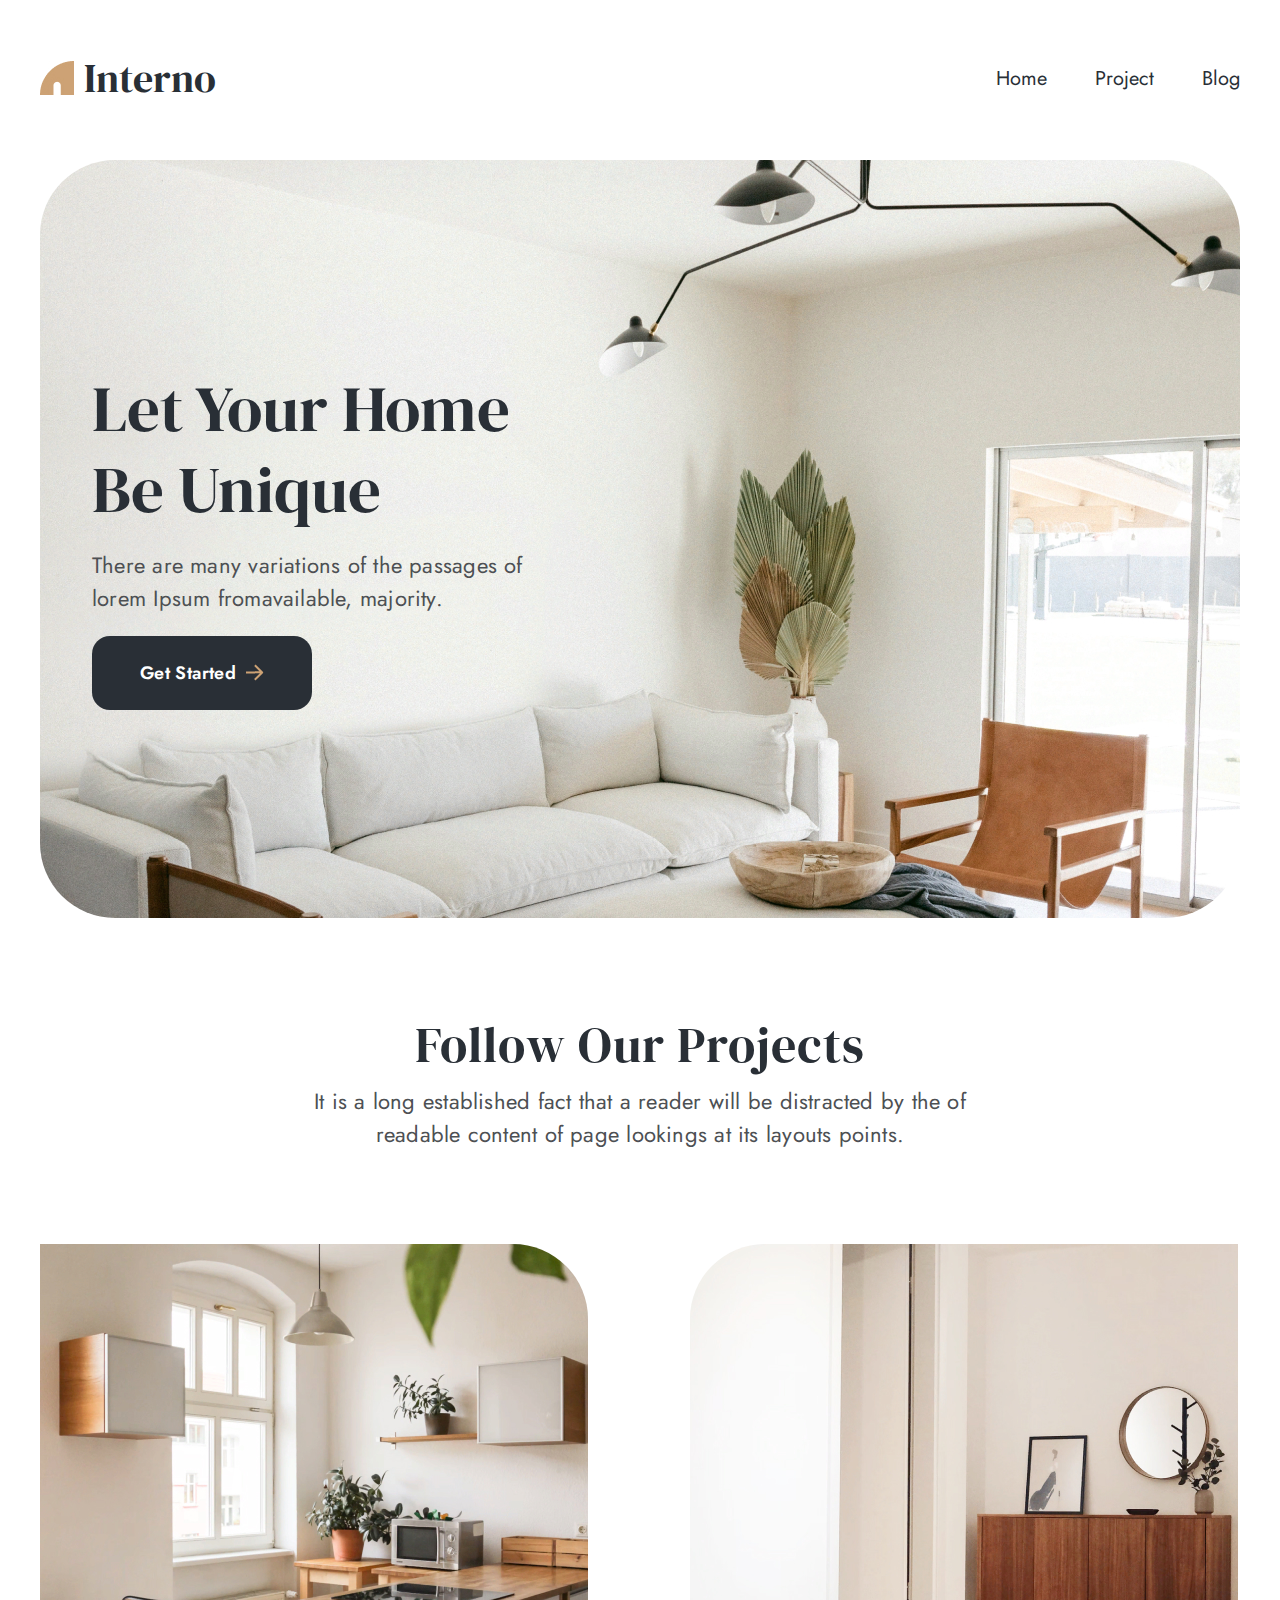
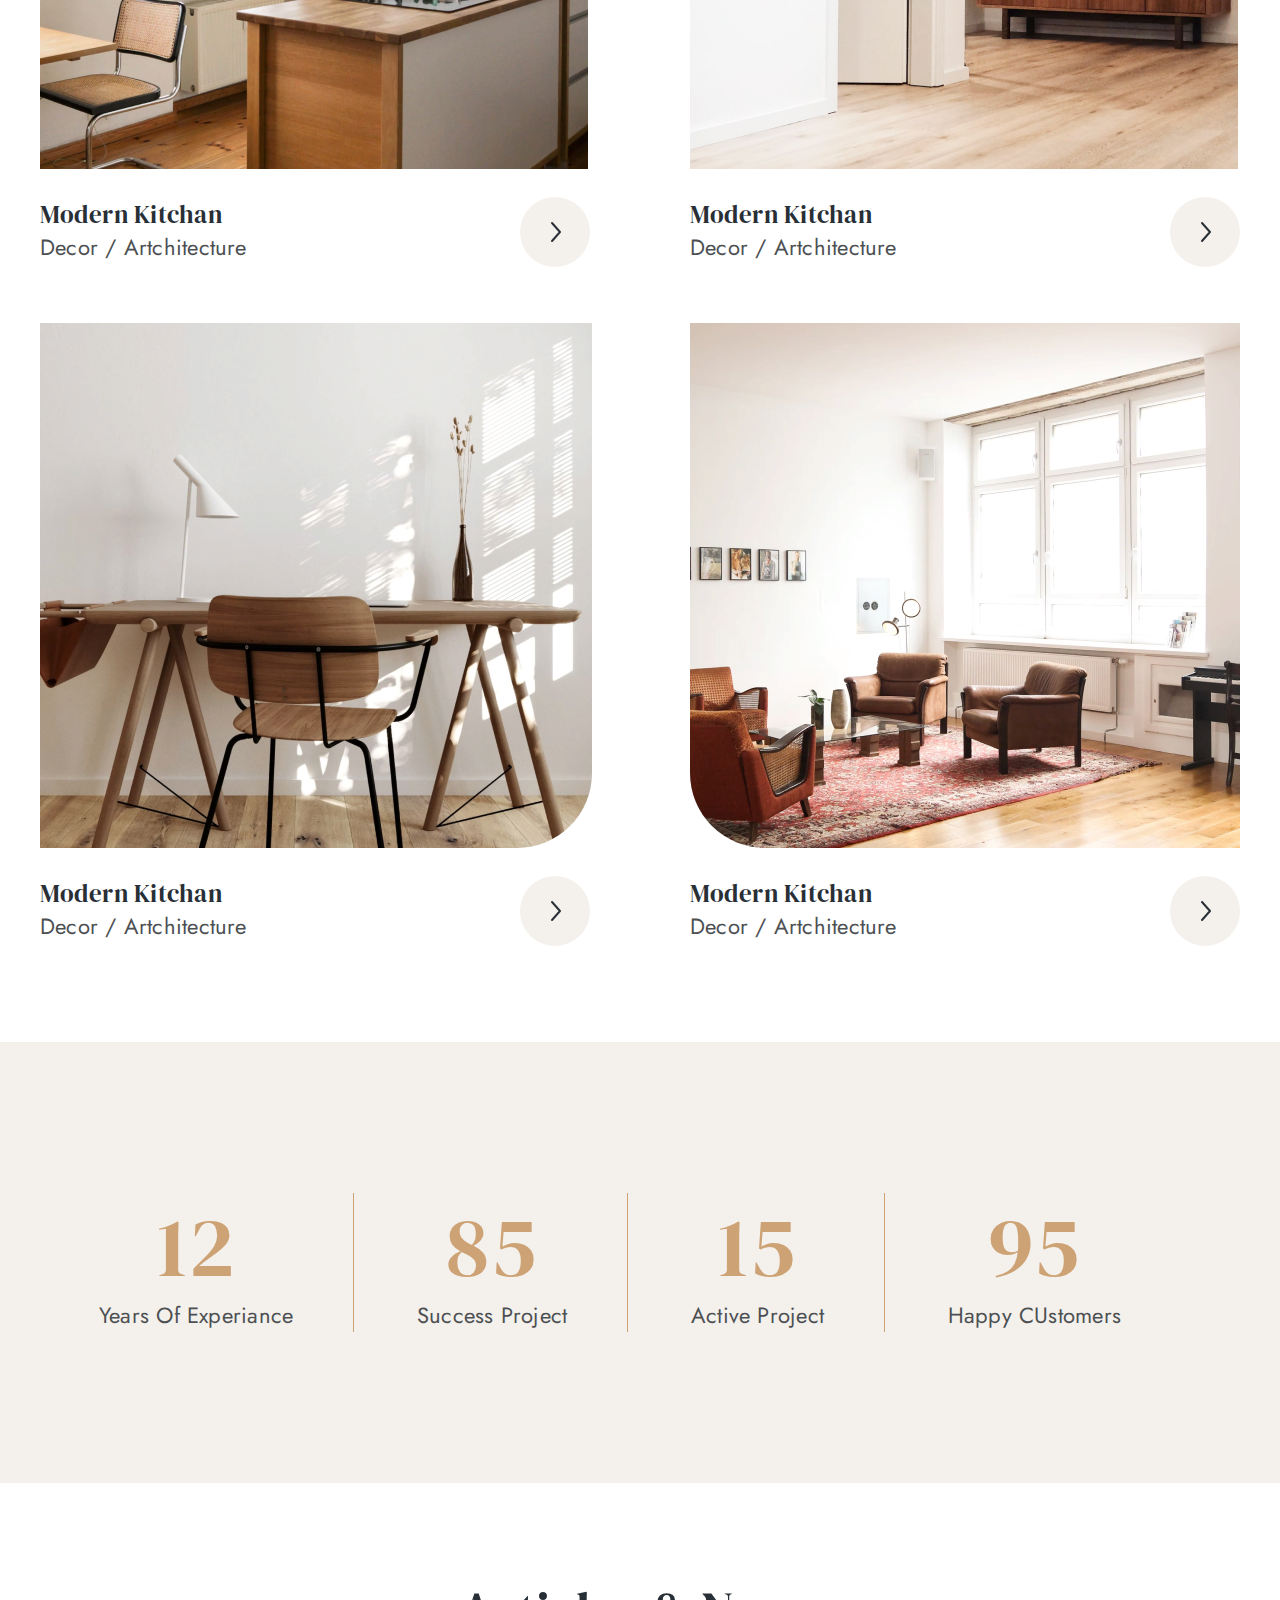
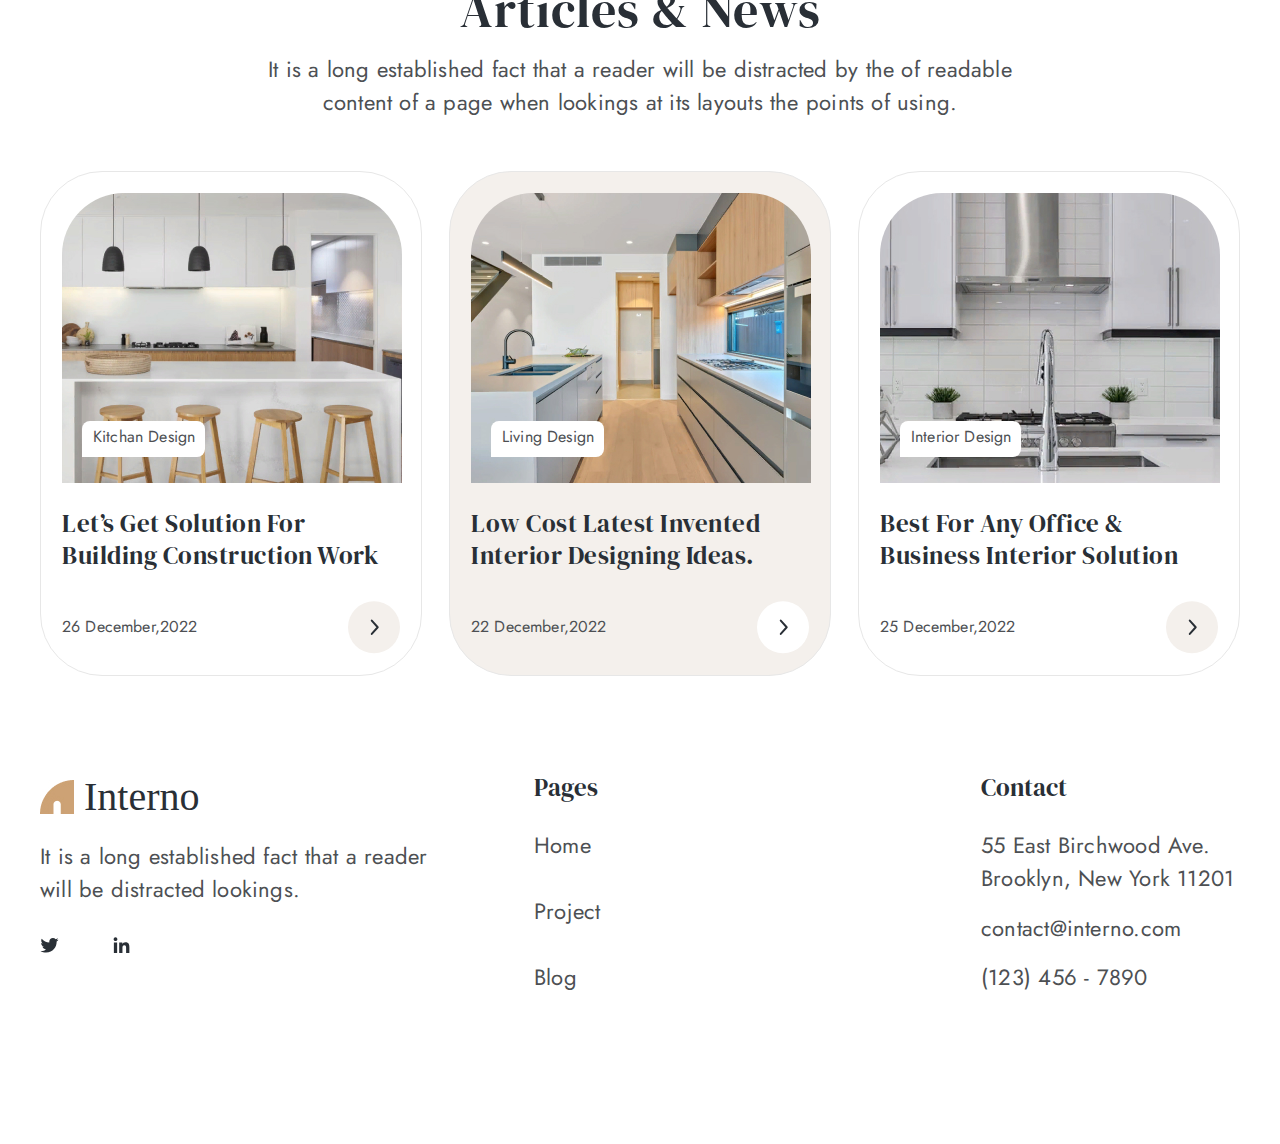
<file: HW_VueJS_1-main/layout/index.html>
<!DOCTYPE html>
<html lang="en">

<head>
   <meta charset="UTF-8">
   <meta name="viewport" content="width=device-width, initial-scale=1.0">
   <title>Interior Design Website</title>
   <link rel="stylesheet" href="css/style.css">
   <link rel="preconnect" href="https://fonts.googleapis.com">
   <link rel="preconnect" href="https://fonts.gstatic.com" crossorigin>
   <link href="https://fonts.googleapis.com/css2?family=DM+Serif+Display:ital@0;1&family=Jost:ital@0;1&display=swap"
      rel="stylesheet">
</head>

<body>
   <header class="header center">
      <div class="header__logo">
         <img src="image/Logo.jpg" alt="logo">
         <p class="logo__text">Interno</p>
      </div>
      <div class="header__menu">
         <a class="header__link" href="#">Home</a>
         <a class="header__link" href="#">Project</a>
         <a class="header__link" href="#">Blog</a>
      </div>
   </header>
   <section class="baner center">
      <div class="baner__wrap">
         <div class="baner__wrap-content">
            <h1 class="baner__title">Let Your Home Be Unique</h1>
            <p class="baner__text">There are many variations of the passages of
               lorem Ipsum fromavailable, majority.</p>
            <a href="#" class="baner__button">
               <div class="baner__button-text">
                  <p>Get Started</p>
                  <img src="image/row_left.svg" alt="row_left">
               </div>
            </a>
         </div>
      </div>
   </section>
   <section class="project center">
      <h2 class="project__title">Follow Our Projects</h2>
      <p class="project__text">It is a long established fact that a reader will be distracted by the of readable content
         of page lookings at its layouts points.</p>
      <div class="project__item-wrap">
         <div class="project__item">
            <img src="./image/image_1.jpg" alt="image 1" class="project__item-img-1">
            <div class="project__item-content">
               <div class="project__text-wrap">
                  <h2 class="project__item-title">Modern Kitchan</h2>
                  <p class="project__item-text">Decor / Artchitecture</p>
               </div>
               <img src="image/row_left_item.svg" alt="">
            </div>
         </div>
         <div class="project__item">
            <img src="./image/image_2.jpg" alt="image 2" class="project__item-img-2">
            <div class="project__item-content">
               <div class="project__text-wrap">
                  <h2 class="project__item-title">Modern Kitchan</h2>
                  <p class="project__item-text">Decor / Artchitecture</p>
               </div>
               <img src="image/row_left_item.svg" alt="">
            </div>
         </div>
         <div class="project__item">
            <img src="./image/image_3.jpg" alt="image 3" class="project__item-img-3">
            <div class="project__item-content">
               <div class="project__text-wrap">
                  <h2 class="project__item-title">Modern Kitchan</h2>
                  <p class="project__item-text">Decor / Artchitecture</p>
               </div>
               <img src="image/row_left_item.svg" alt="">
            </div>
         </div>
         <div class="project__item">
            <img src="./image/image_4.jpg" alt="image 4" class="project__item-img-4">
            <div class="project__item-content">
               <div class="project__text-wrap">
                  <h2 class="project__item-title">Modern Kitchan</h2>
                  <p class="project__item-text">Decor / Artchitecture</p>
               </div>
               <img src="image/row_left_item.svg" alt="">
            </div>
         </div>
      </div>
   </section>
   <section class="counter center">
      <div class="counter__wrap">
         <div class="counter__item">
            <h2 class="counter__item-title">12</h2>
            <p class="counter__item-text">Years Of Experiance</p>
         </div>
         <div class="counter__item">
            <h2 class="counter__item-title">85</h2>
            <p class="counter__item-text">Success Project</p>
         </div>
         <div class="counter__item">
            <h2 class="counter__item-title">15</h2>
            <p class="counter__item-text">Active Project</p>
         </div>
         <div class="counter__item">
            <h2 class="counter__item-title">95</h2>
            <p class="counter__item-text">Happy CUstomers</p>
         </div>
      </div>
   </section>
   <section class="blog center">
      <h2 class="blog__title">Articles & News</h2>
      <p class="blog__text">It is a long established fact that a reader will be distracted by the of readable content of
         a page when lookings at its layouts the points of using.</p>
      <div class="blog__items">

         <div class="blog__item">
            <div class="blog__item-image">
               <img src="image/blog_image_1.jpg" alt="blog-image-1">
               <p class="blog__img-text">Kitchan Design</p>
            </div>
            <h2 class="blog__item-title">Let’s Get Solution For Building Construction Work</h2>
            <div class="blog__wrap-text">
               <p class="blog__item-text">26 December,2022</p>
               <img src="image/row_left_blog.svg" alt="row_left_blog">
            </div>
         </div>

         <div class="blog__item blog__item-select">
            <div class="blog__item-image">
               <img src="image/blog_image_2.jpg" alt="blog-image-2">
               <p class="blog__img-text">Living Design</p>
            </div>
            <h2 class="blog__item-title">Low Cost Latest Invented Interior Designing
               Ideas.</h2>
            <div class="blog__wrap-text">
               <p class="blog__item-text">22 December,2022</p>
               <img src="image/row_left_blog_select.svg" alt="row_left_blog">
            </div>
         </div>

         <div class="blog__item">
            <div class="blog__item-image">
               <img src="image/blog_image_3.jpg" alt="blog-image-3">
               <p class="blog__img-text">Interior Design</p>
            </div>
            <h2 class="blog__item-title">Best For Any Office & Business Interior
               Solution</h2>
            <div class="blog__wrap-text">
               <p class="blog__item-text">25 December,2022</p>
               <img src="image/row_left_blog.svg" alt="row_left_blog">
            </div>
         </div>
      </div>
   </section>
   <footer class="footer center">
      <div class="footer__logo">
         <div class="header__logo">
            <img src="image/Logo.jpg" alt="logo">
            <p class="logo__text">Interno</p>
         </div>
         <p class="footer__logo-text">It is a long established fact that a reader will be distracted lookings.</p>
         <div class="footer__logo-icon">
            <svg width="19" height="16" viewBox="0 0 19 16" fill="none" xmlns="http://www.w3.org/2000/svg">
               <path
                  d="M16.6367 4.59375C17.3398 4.06641 17.9727 3.43359 18.4648 2.69531C17.832 2.97656 17.0938 3.1875 16.3555 3.25781C17.1289 2.80078 17.6914 2.09766 17.9727 1.21875C17.2695 1.64062 16.4609 1.95703 15.6523 2.13281C14.9492 1.39453 14 0.972656 12.9453 0.972656C10.9062 0.972656 9.25391 2.625 9.25391 4.66406C9.25391 4.94531 9.28906 5.22656 9.35938 5.50781C6.30078 5.33203 3.55859 3.85547 1.73047 1.64062C1.41406 2.16797 1.23828 2.80078 1.23828 3.50391C1.23828 4.76953 1.87109 5.89453 2.89062 6.5625C2.29297 6.52734 1.69531 6.38672 1.20312 6.10547V6.14062C1.20312 7.93359 2.46875 9.41016 4.15625 9.76172C3.875 9.83203 3.52344 9.90234 3.20703 9.90234C2.96094 9.90234 2.75 9.86719 2.50391 9.83203C2.96094 11.3086 4.33203 12.3633 5.94922 12.3984C4.68359 13.3828 3.10156 13.9805 1.37891 13.9805C1.0625 13.9805 0.78125 13.9453 0.5 13.9102C2.11719 14.9648 4.05078 15.5625 6.16016 15.5625C12.9453 15.5625 16.6367 9.97266 16.6367 5.08594C16.6367 4.91016 16.6367 4.76953 16.6367 4.59375Z"
                  fill="#292F36" />
            </svg>
            <svg width="17" height="16" viewBox="0 0 17 16" fill="none" xmlns="http://www.w3.org/2000/svg">
               <path
                  d="M4.14062 16V5.48828H0.871094V16H4.14062ZM2.48828 4.08203C3.54297 4.08203 4.38672 3.20312 4.38672 2.14844C4.38672 1.12891 3.54297 0.285156 2.48828 0.285156C1.46875 0.285156 0.625 1.12891 0.625 2.14844C0.625 3.20312 1.46875 4.08203 2.48828 4.08203ZM16.3398 16H16.375V10.2344C16.375 7.42188 15.7422 5.24219 12.4375 5.24219C10.8555 5.24219 9.80078 6.12109 9.34375 6.92969H9.30859V5.48828H6.17969V16H9.44922V10.7969C9.44922 9.42578 9.69531 8.125 11.3828 8.125C13.0703 8.125 13.1055 9.67188 13.1055 10.9023V16H16.3398Z"
                  fill="#292F36" />
            </svg>
         </div>
      </div>
      <div class="footer__menu">
         <p class="footer__menu-title">Pages</p>
         <a class="footer__menu-link" href="#">Home</a>
         <a class="footer__menu-link" href="#">Project</a>
         <a class="footer__menu-link" href="#">Blog</a>
      </div>
      <div class="footer__services"></div>
      <div class="footer__contact">
         <p class="footer__contact-title">Contact</p>
         <p class="footer__contact-text">55 East Birchwood Ave. Brooklyn, New York 11201</p>
         <p class="footer__contact-text-email">contact@interno.com</p>
         <p class="footer__contact-text">(123) 456 - 7890</p>
      </div>
   </footer>
</body>

</html>
</file>
<file: HW_VueJS_1-main/layout/css/style.css>
* {
  margin: 0;
  padding: 0;
}

a {
  text-decoration: none;
}

.center {
  padding-left: calc(50% - 600px);
  padding-right: calc(50% - 600px);
}

.header {
  margin-top: 53px;
  margin-bottom: 57px;
  font-family: "DM Serif Display";
  display: -webkit-box;
  display: -ms-flexbox;
  display: flex;
  -webkit-box-orient: horizontal;
  -webkit-box-direction: normal;
      -ms-flex-direction: row;
          flex-direction: row;
  -webkit-box-align: center;
      -ms-flex-align: center;
          align-items: center;
  -webkit-box-pack: justify;
      -ms-flex-pack: justify;
          justify-content: space-between;
}
.header__logo {
  display: -webkit-box;
  display: -ms-flexbox;
  display: flex;
  -ms-flex-wrap: nowrap;
      flex-wrap: nowrap;
  -webkit-box-orient: horizontal;
  -webkit-box-direction: normal;
      -ms-flex-direction: row;
          flex-direction: row;
  -webkit-box-align: center;
      -ms-flex-align: center;
          align-items: center;
  gap: 10px;
}
.header__logo img {
  width: 34px;
  height: 34px;
}
.header__logo p {
  font-size: 40px;
  font-style: normal;
  font-weight: 400;
  line-height: 125%;
  color: #292f36;
}
.header__menu {
  text-align: center;
  font-family: "Jost";
  font-size: 20px;
  font-style: normal;
  font-weight: 400;
  line-height: 125%;
  display: -webkit-box;
  display: -ms-flexbox;
  display: flex;
  gap: 48px;
}
.header__link {
  color: #292f36;
}

.baner__wrap {
  height: 758px;
  background-image: url("../image/Header_Photo.jpg");
  background-repeat: no-repeat;
  border-radius: 75px;
}
.baner__wrap-content {
  padding: 208px 715px 0 52px;
}
.baner__title {
  margin-bottom: 18px;
  color: #292f36;
  font-family: "DM Serif Display";
  font-size: 65px;
  font-style: normal;
  font-weight: 400;
  line-height: 125%;
}
.baner__text {
  color: #4d5053;
  font-family: "Jost";
  font-size: 22px;
  font-style: normal;
  font-weight: 400;
  line-height: 150%;
  letter-spacing: 0.22px;
  margin-bottom: 21px;
}
.baner__button-text {
  width: 220px;
  padding: 26px 0;
  background-color: #292f36;
  border-radius: 18px;
  display: -webkit-box;
  display: -ms-flexbox;
  display: flex;
  gap: 10px;
  -webkit-box-orient: horizontal;
  -webkit-box-direction: normal;
      -ms-flex-direction: row;
          flex-direction: row;
  -ms-flex-wrap: nowrap;
      flex-wrap: nowrap;
  -webkit-box-pack: center;
      -ms-flex-pack: center;
          justify-content: center;
  -webkit-box-align: center;
      -ms-flex-align: center;
          align-items: center;
}
.baner__button-text p {
  color: #fff;
  font-family: "Jost";
  font-size: 18px;
  font-style: normal;
  font-weight: 600;
  line-height: 125%;
  letter-spacing: 0.36px;
}

.project {
  margin-top: 96px;
  margin-bottom: 96px;
}
.project__title {
  margin-bottom: 8px;
  color: #292f36;
  text-align: center;
  font-family: "DM Serif Display";
  font-size: 50px;
  font-style: normal;
  font-weight: 400;
  line-height: 125%;
  letter-spacing: 1px;
}
.project__text {
  padding-left: 231.5px;
  padding-right: 231.5px;
  color: #4d5053;
  text-align: center;
  font-family: "Jost";
  font-size: 22px;
  font-style: normal;
  font-weight: 400;
  line-height: 150%;
  letter-spacing: 0.22px;
}
.project__item-wrap {
  margin-top: 93px;
  display: grid;
  -webkit-column-gap: 100px;
     -moz-column-gap: 100px;
          column-gap: 100px;
  row-gap: 56px;
  grid-template-columns: repeat(2, 550px);
}
.project__item-img-1 {
  border-top-right-radius: 75px;
}
.project__item-img-2 {
  border-top-left-radius: 75px;
}
.project__item-img-3 {
  border-bottom-right-radius: 75px;
}
.project__item-img-4 {
  border-bottom-left-radius: 75px;
}
.project__item-content {
  margin-top: 24px;
  display: -webkit-box;
  display: -ms-flexbox;
  display: flex;
  -webkit-box-pack: justify;
      -ms-flex-pack: justify;
          justify-content: space-between;
  -webkit-box-align: center;
      -ms-flex-align: center;
          align-items: center;
}
.project__item-title {
  color: #292f36;
  font-family: "DM Serif Display";
  font-size: 25px;
  font-style: normal;
  font-weight: 400;
  line-height: 125%;
  letter-spacing: 0.5px;
}
.project__item-text {
  color: #4d5053;
  font-family: "Jost";
  font-size: 22px;
  font-style: normal;
  font-weight: 400;
  line-height: 150%;
  letter-spacing: 0.22px;
}

.counter {
  padding-top: 151px;
  padding-bottom: 151px;
  background-color: #f4f0ec;
}
.counter__wrap {
  padding-left: 59px;
  padding-right: 59px;
}
.counter__wrap {
  display: -webkit-box;
  display: -ms-flexbox;
  display: flex;
  -webkit-box-pack: justify;
      -ms-flex-pack: justify;
          justify-content: space-between;
  -ms-flex-wrap: wrap;
      flex-wrap: wrap;
}
.counter__item {
  text-align: center;
  display: -webkit-box;
  display: -ms-flexbox;
  display: flex;
  row-gap: 16px;
  -webkit-box-orient: vertical;
  -webkit-box-direction: normal;
      -ms-flex-direction: column;
          flex-direction: column;
}
.counter__item {
  display: inline-block;
  border-right: 1px solid #cda274;
  padding-right: 60px;
}
.counter__item:last-child {
  border-right: none;
}
.counter__item-title {
  color: #cda274;
  font-family: "DM Serif Display";
  font-size: 85px;
  font-style: normal;
  font-weight: 400;
  line-height: 125%;
  letter-spacing: 1.7px;
}
.counter__item-text {
  color: #4d5053;
  font-family: "Jost";
  font-size: 22px;
  font-style: normal;
  font-weight: 400;
  line-height: 150%;
  letter-spacing: 0.22px;
}

.blog {
  margin-top: 96px;
  margin-bottom: 96px;
}
.blog__title {
  margin-bottom: 12px;
  color: #292f36;
  text-align: center;
  font-family: "DM Serif Display";
  font-size: 50px;
  font-style: normal;
  font-weight: 400;
  line-height: 125%;
  letter-spacing: 1px;
}
.blog__text {
  padding-left: 194.5px;
  padding-right: 194.5px;
  margin-bottom: 52px;
  color: #4d5053;
  text-align: center;
  font-family: "Jost";
  font-size: 22px;
  font-style: normal;
  font-weight: 400;
  line-height: 150%;
  letter-spacing: 0.22px;
}
.blog__items {
  display: grid;
  grid-template-columns: repeat(3, 382px);
  gap: 27px;
}
.blog__item {
  border: 1px solid #e7e7e7;
  border-radius: 62px;
  padding: 21px;
}
.blog__item-select {
  background: #f4f0ec;
}
.blog__item-image {
  position: relative;
}
.blog__item-image img {
  border-top-left-radius: 62px;
  border-top-right-radius: 62px;
  margin-bottom: 21px;
}
.blog__item-image p {
  position: absolute;
  top: 228px;
  left: 20px;
  border-radius: 8px 8px 8px 0px;
  background: #fff;
  padding: 4px 10px 8px 11px;
  color: #4d5053;
  font-family: "Jost";
  font-size: 16px;
  font-style: normal;
  font-weight: 400;
  line-height: 150%;
  letter-spacing: 0.16px;
  text-transform: capitalize;
}
.blog__item-title {
  margin-bottom: 30px;
  color: #292f36;
  font-family: "DM Serif Display";
  font-size: 25px;
  font-style: normal;
  font-weight: 400;
  line-height: 125%;
  letter-spacing: 0.5px;
}
.blog__wrap-text {
  display: -webkit-box;
  display: -ms-flexbox;
  display: flex;
  -ms-flex-wrap: nowrap;
      flex-wrap: nowrap;
  -webkit-box-orient: horizontal;
  -webkit-box-direction: normal;
      -ms-flex-direction: row;
          flex-direction: row;
  -webkit-box-pack: justify;
      -ms-flex-pack: justify;
          justify-content: space-between;
  -webkit-box-align: center;
      -ms-flex-align: center;
          align-items: center;
}
.blog__item-text {
  color: #4d5053;
  font-family: "Jost";
  font-size: 16px;
  font-style: normal;
  font-weight: 400;
  line-height: 150%;
  letter-spacing: 0.16px;
  text-transform: capitalize;
}

.footer {
  margin-top: 96px;
  padding-bottom: 134px;
  display: -webkit-box;
  display: -ms-flexbox;
  display: flex;
  gap: 101px;
}
.footer__logo {
  width: 393px;
}
.footer__logo-text {
  margin-top: 18px;
  margin-bottom: 31px;
  color: #4d5053;
  font-family: "Jost";
  font-size: 22px;
  font-style: normal;
  font-weight: 400;
  line-height: 150%;
  letter-spacing: 0.22px;
}
.footer__logo-icon {
  display: -webkit-box;
  display: -ms-flexbox;
  display: flex;
  gap: 54px;
}
.footer__menu {
  width: 125px;
  display: -webkit-box;
  display: -ms-flexbox;
  display: flex;
  -webkit-box-orient: vertical;
  -webkit-box-direction: normal;
      -ms-flex-direction: column;
          flex-direction: column;
}
.footer__menu-title {
  margin-bottom: 9px;
  color: #292f36;
  font-family: "DM Serif Display";
  font-size: 25px;
  font-style: normal;
  font-weight: 400;
  line-height: 125%;
}
.footer__menu-link {
  color: #4d5053;
  font-family: "Jost";
  font-size: 22px;
  font-style: normal;
  font-weight: 400;
  line-height: 300%;
  letter-spacing: 0.22px;
}
.footer__services {
  width: 120px;
}
.footer__contact {
  width: 258px;
}
.footer__contact-title {
  margin-bottom: 26px;
  color: #292f36;
  font-family: "DM Serif Display";
  font-size: 25px;
  font-style: normal;
  font-weight: 400;
  line-height: 125%;
}
.footer__contact-text {
  color: #4d5053;
  font-family: "Jost";
  font-size: 22px;
  font-style: normal;
  font-weight: 400;
  line-height: 150%;
  letter-spacing: 0.22px;
}
.footer__contact-text-email {
  color: #4d5053;
  font-family: "Jost";
  font-size: 22px;
  font-style: normal;
  font-weight: 400;
  letter-spacing: 0.22px;
  line-height: 300%;
}
</file>
